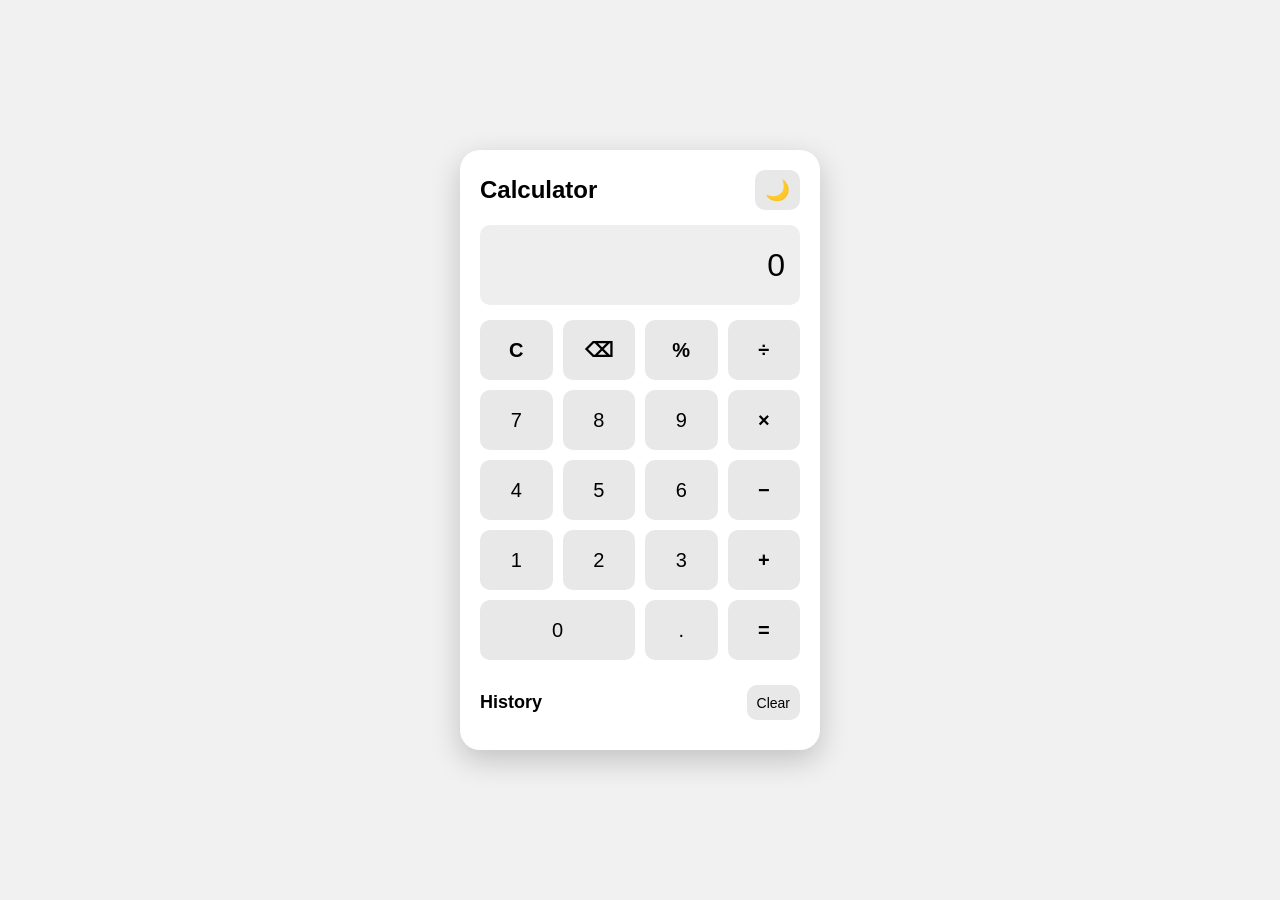
<file: index.html>
<!DOCTYPE html>
<html lang="en">
<head>
    <meta charset="UTF-8">
    <meta name="viewport" content="width=device-width, initial-scale=1.0">
    <title>Smart Calculator</title>
    <link rel="stylesheet" href="style.css">
</head>

<body>

    <div class="calculator">

        <div class="header">
            <h1>Calculator</h1>
            <button id="themeButton">🌙</button>
        </div>

        <input type="text" id="display" value="0" readonly>

        <div class="buttons">

            <button id="clearButton" class="special">C</button>
            <button id="deleteButton" class="special">⌫</button>
            <button class="operator" data-value="%">%</button>
            <button class="operator" data-value="/">÷</button>

            <button data-value="7">7</button>
            <button data-value="8">8</button>
            <button data-value="9">9</button>
            <button class="operator" data-value="*">×</button>

            <button data-value="4">4</button>
            <button data-value="5">5</button>
            <button data-value="6">6</button>
            <button class="operator" data-value="-">−</button>

            <button data-value="1">1</button>
            <button data-value="2">2</button>
            <button data-value="3">3</button>
            <button class="operator" data-value="+">+</button>

            <button class="zero" data-value="0">0</button>
            <button data-value=".">.</button>
            <button id="calculateButton" class="equal">=</button>

        </div>

        <div class="history">

            <div class="history-header">
                <h2>History</h2>
                <button id="clearHistory">Clear</button>
            </div>

            <ul id="historyList"></ul>

        </div>

    </div>

    <script src="script.js"></script>

</body>
</html>
</file>
<file: style.css>
* {
    box-sizing: border-box;
    margin: 0;
    padding: 0;
}

body {
    min-height: 100vh;

    display: flex;
    justify-content: center;
    align-items: center;

    font-family: Arial, sans-serif;

    background: #f1f1f1;

    transition: 0.3s;
}

.calculator {
    width: 360px;
    max-width: 95%;

    padding: 20px;

    background: white;

    border-radius: 20px;

    box-shadow: 0 10px 30px rgba(0, 0, 0, 0.2);
}

/* Header */

.header {
    display: flex;

    justify-content: space-between;
    align-items: center;

    margin-bottom: 15px;
}

.header h1 {
    font-size: 24px;
}

#themeButton {
    width: 45px;
    height: 40px;

    border: none;

    border-radius: 10px;

    cursor: pointer;

    font-size: 20px;
}

/* Display */

#display {
    width: 100%;

    height: 80px;

    padding: 15px;

    margin-bottom: 15px;

    border: none;

    border-radius: 10px;

    background: #eeeeee;

    font-size: 32px;

    text-align: right;
}

/* Buttons */

.buttons {
    display: grid;

    grid-template-columns: repeat(4, 1fr);

    gap: 10px;
}

button {
    height: 60px;

    border: none;

    border-radius: 10px;

    font-size: 20px;

    cursor: pointer;

    transition: 0.2s;
}

button:hover {
    transform: scale(1.03);
}

button:active {
    transform: scale(0.95);
}

.operator {
    font-weight: bold;
}

.special {
    font-weight: bold;
}

.zero {
    grid-column: span 2;
}

.equal {
    grid-column: span 1;

    font-weight: bold;
}

/* History */

.history {
    margin-top: 25px;
}

.history-header {
    display: flex;

    justify-content: space-between;

    align-items: center;

    margin-bottom: 10px;
}

.history-header h2 {
    font-size: 18px;
}

#clearHistory {
    height: 35px;

    padding: 0 10px;

    font-size: 14px;
}

#historyList {
    list-style: none;

    max-height: 150px;

    overflow-y: auto;
}

#historyList li {
    padding: 8px;

    margin-bottom: 5px;

    border-radius: 6px;

    background: #eeeeee;

    font-size: 14px;
}

/* Dark Mode */

body.dark {
    background: #121212;
}

body.dark .calculator {
    background: #1e1e1e;

    color: white;
}

body.dark #display {
    background: #333;

    color: white;
}

body.dark button {
    background: #333;

    color: white;
}

body.dark #historyList li {
    background: #333;
}

/* Mobile */

@media (max-width: 400px) {

    .calculator {
        width: 95%;

        padding: 15px;
    }

    button {
        height: 55px;

        font-size: 18px;
    }

    #display {
        height: 70px;

        font-size: 26px;
    }
}* {
    box-sizing: border-box;
    margin: 0;
    padding: 0;
}

body {
    min-height: 100vh;

    display: flex;
    justify-content: center;
    align-items: center;

    font-family: Arial, sans-serif;

    background: #f1f1f1;

    transition: 0.3s;
}

.calculator {
    width: 360px;
    max-width: 95%;

    padding: 20px;

    background: white;

    border-radius: 20px;

    box-shadow: 0 10px 30px rgba(0, 0, 0, 0.2);
}

/* Header */

.header {
    display: flex;
    justify-content: space-between;
    align-items: center;

    margin-bottom: 15px;
}

.header h1 {
    font-size: 24px;
}

#themeButton {
    width: 45px;
    height: 40px;

    border: none;
    border-radius: 10px;

    cursor: pointer;

    font-size: 20px;
}

/* Display */

#display {
    width: 100%;
    height: 80px;

    padding: 15px;
    margin-bottom: 15px;

    border: none;
    border-radius: 10px;

    background: #eeeeee;

    font-size: 32px;
    text-align: right;
}

/* Buttons */

.buttons {
    display: grid;

    grid-template-columns: repeat(4, 1fr);

    gap: 10px;
}

button {
    height: 60px;

    border: none;
    border-radius: 10px;

    font-size: 20px;

    cursor: pointer;

    background: #e8e8e8;
}

button:hover {
    opacity: 0.8;
}

button:active {
    transform: scale(0.95);
}

.operator {
    font-weight: bold;
}

.special {
    font-weight: bold;
}

.zero {
    grid-column: span 2;
}

.equal {
    font-weight: bold;
}

/* History */

.history {
    margin-top: 25px;
}

.history-header {
    display: flex;
    justify-content: space-between;
    align-items: center;

    margin-bottom: 10px;
}

.history-header h2 {
    font-size: 18px;
}

#clearHistory {
    height: 35px;
    padding: 0 10px;

    font-size: 14px;
}

#historyList {
    list-style: none;

    max-height: 150px;

    overflow-y: auto;
}

#historyList li {
    padding: 8px;
    margin-bottom: 5px;

    border-radius: 6px;

    background: #eeeeee;

    font-size: 14px;
}

/* Dark Mode */

body.dark {
    background: #121212;
}

body.dark .calculator {
    background: #1e1e1e;
    color: white;
}

body.dark #display {
    background: #333;
    color: white;
}

body.dark button {
    background: #333;
    color: white;
}

body.dark #historyList li {
    background: #333;
}

/* Mobile */

@media (max-width: 400px) {

    .calculator {
        width: 95%;
        padding: 15px;
    }

    button {
        height: 55px;
        font-size: 18px;
    }

    #display {
        height: 70px;
        font-size: 26px;
    }
}
</file>
